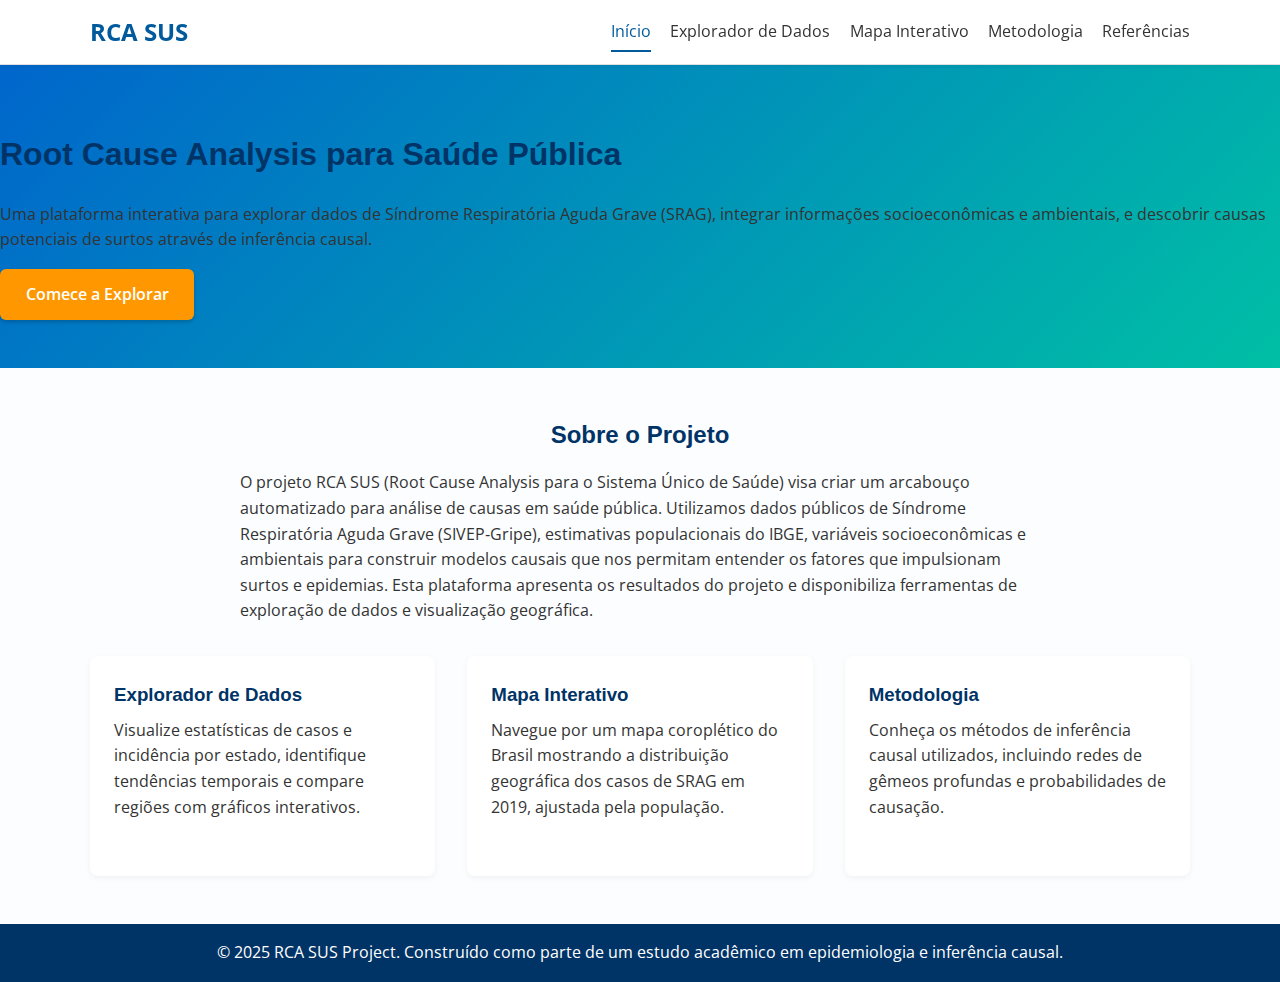
<file: website/index.html>
<!DOCTYPE html>
<html lang="pt-BR">
<head>
  <meta charset="UTF-8" />
  <meta name="viewport" content="width=device-width, initial-scale=1.0" />
  <title>RCA SUS Project</title>
  <link rel="stylesheet" href="styles.css" />
  <link rel="preconnect" href="https://fonts.googleapis.com">
  <link rel="preconnect" href="https://fonts.gstatic.com" crossorigin>
  <!-- Google font for body text -->
  <link href="https://fonts.googleapis.com/css2?family=Open+Sans:wght@400;600;700&display=swap" rel="stylesheet">
</head>
<body>
  <!-- Navigation bar -->
  <nav class="navbar">
    <div class="container">
      <div class="logo">RCA SUS</div>
      <ul class="nav-links">
        <li><a href="index.html" class="active">Início</a></li>
        <li><a href="data.html">Explorador de Dados</a></li>
        <li><a href="map.html">Mapa Interativo</a></li>
        <li><a href="methods.html">Metodologia</a></li>
        <li><a href="references.html">Referências</a></li>
      </ul>
    </div>
  </nav>

  <!-- Hero section -->
  <header class="hero" style="background: linear-gradient(135deg, #0066cc 0%, #00bfa5 100%);">
    <div class="overlay">
      <div class="hero-content">
        <h1>Root Cause Analysis para Saúde Pública</h1>
        <p>
          Uma plataforma interativa para explorar dados de Síndrome Respiratória Aguda Grave (SRAG),
          integrar informações socioeconômicas e ambientais, e descobrir causas potenciais de
          surtos através de inferência causal.
        </p>
        <a href="data.html" class="btn">Comece a Explorar</a>
      </div>
    </div>
  </header>

  <!-- Overview section -->
  <section class="overview">
    <div class="container">
      <h2>Sobre o Projeto</h2>
      <p>
        O projeto RCA SUS (Root Cause Analysis para o Sistema Único de Saúde) visa criar um arcabouço
        automatizado para análise de causas em saúde pública. Utilizamos dados públicos de
        Síndrome Respiratória Aguda Grave (SIVEP‑Gripe), estimativas populacionais do IBGE,
        variáveis socioeconômicas e ambientais para construir modelos causais que nos permitam
        entender os fatores que impulsionam surtos e epidemias. Esta plataforma apresenta os
        resultados do projeto e disponibiliza ferramentas de exploração de dados e visualização geográfica.
      </p>
      <div class="features">
        <div class="feature">
          <h3>Explorador de Dados</h3>
          <p>Visualize estatísticas de casos e incidência por estado, identifique tendências temporais e
          compare regiões com gráficos interativos.</p>
        </div>
        <div class="feature">
          <h3>Mapa Interativo</h3>
          <p>Navegue por um mapa coroplético do Brasil mostrando a distribuição geográfica dos casos de SRAG
          em 2019, ajustada pela população.</p>
        </div>
        <div class="feature">
          <h3>Metodologia</h3>
          <p>Conheça os métodos de inferência causal utilizados, incluindo redes de gêmeos profundas e
          probabilidades de causação.</p>
        </div>
      </div>
    </div>
  </section>

  <!-- Footer -->
  <footer class="footer">
    <div class="container">
      <p>© 2025 RCA SUS Project. Construído como parte de um estudo acadêmico em epidemiologia e inferência causal.</p>
    </div>
  </footer>
</body>
</html>
</file>
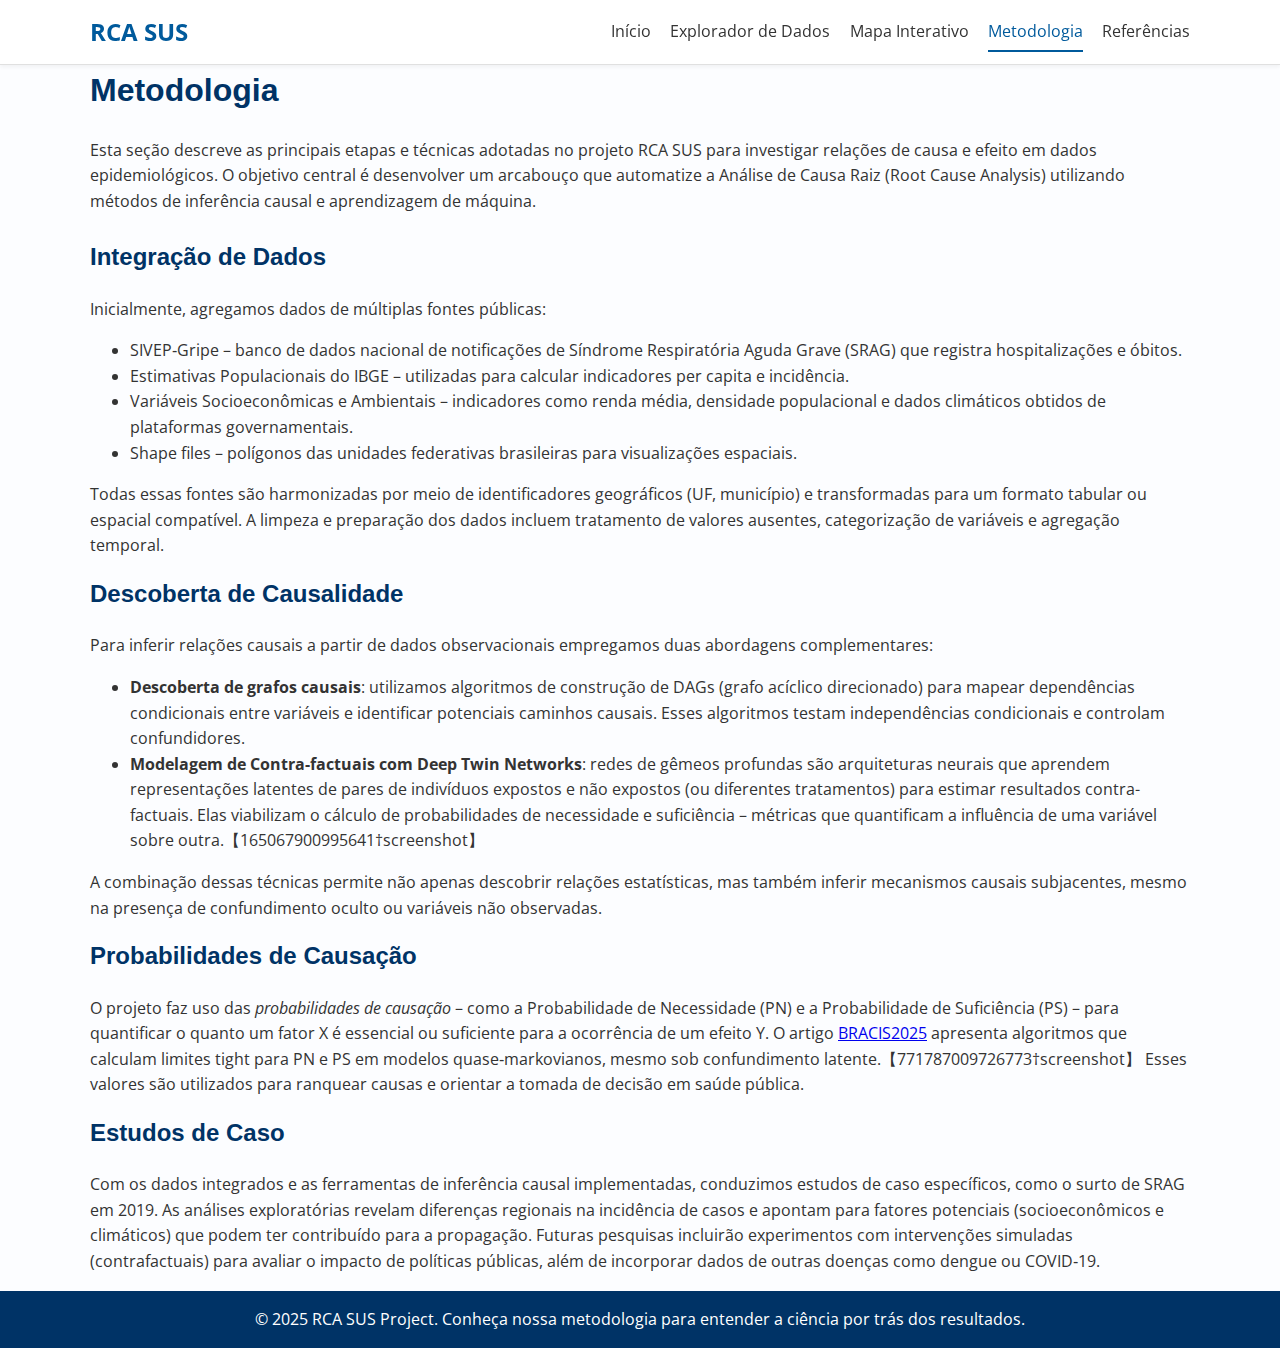
<file: website/methods.html>
<!DOCTYPE html>
<html lang="pt-BR">
<head>
  <meta charset="UTF-8" />
  <meta name="viewport" content="width=device-width, initial-scale=1.0" />
  <title>Metodologia – RCA SUS</title>
  <link rel="stylesheet" href="styles.css" />
  <link rel="preconnect" href="https://fonts.googleapis.com">
  <link rel="preconnect" href="https://fonts.gstatic.com" crossorigin>
  <link href="https://fonts.googleapis.com/css2?family=Open+Sans:wght@400;600;700&display=swap" rel="stylesheet">
</head>
<body>
  <!-- Navigation bar -->
  <nav class="navbar">
    <div class="container">
      <div class="logo">RCA SUS</div>
      <ul class="nav-links">
        <li><a href="index.html">Início</a></li>
        <li><a href="data.html">Explorador de Dados</a></li>
        <li><a href="map.html">Mapa Interativo</a></li>
        <li><a href="methods.html" class="active">Metodologia</a></li>
        <li><a href="references.html">Referências</a></li>
      </ul>
    </div>
  </nav>

  <main class="container">
    <h1>Metodologia</h1>
    <p class="intro">
      Esta seção descreve as principais etapas e técnicas adotadas no projeto RCA SUS para
      investigar relações de causa e efeito em dados epidemiológicos. O objetivo central é
      desenvolver um arcabouço que automatize a Análise de Causa Raiz (Root Cause Analysis)
      utilizando métodos de inferência causal e aprendizagem de máquina.
    </p>
    <h2>Integração de Dados</h2>
    <p>
      Inicialmente, agregamos dados de múltiplas fontes públicas:
    </p>
    <ul>
      <li>SIVEP‑Gripe – banco de dados nacional de notificações de Síndrome Respiratória Aguda Grave (SRAG) que
      registra hospitalizações e óbitos.</li>
      <li>Estimativas Populacionais do IBGE – utilizadas para calcular indicadores per capita e incidência.</li>
      <li>Variáveis Socioeconômicas e Ambientais – indicadores como renda média, densidade populacional e dados
      climáticos obtidos de plataformas governamentais.</li>
      <li>Shape files – polígonos das unidades federativas brasileiras para visualizações espaciais.</li>
    </ul>
    <p>
      Todas essas fontes são harmonizadas por meio de identificadores geográficos (UF, município) e
      transformadas para um formato tabular ou espacial compatível. A limpeza e preparação dos dados incluem
      tratamento de valores ausentes, categorização de variáveis e agregação temporal.
    </p>

    <h2>Descoberta de Causalidade</h2>
    <p>
      Para inferir relações causais a partir de dados observacionais empregamos duas abordagens complementares:
    </p>
    <ul>
      <li><strong>Descoberta de grafos causais</strong>: utilizamos algoritmos de construção de DAGs (grafo acíclico
      direcionado) para mapear dependências condicionais entre variáveis e identificar potenciais caminhos
      causais. Esses algoritmos testam independências condicionais e controlam confundidores.</li>
      <li><strong>Modelagem de Contra-factuais com Deep Twin Networks</strong>: redes de gêmeos profundas são
      arquiteturas neurais que aprendem representações latentes de pares de indivíduos expostos e não expostos
      (ou diferentes tratamentos) para estimar resultados contra-factuais. Elas viabilizam o cálculo de
      probabilidades de necessidade e suficiência – métricas que quantificam a influência de uma variável sobre
      outra.【165067900995641†screenshot】</li>
    </ul>
    <p>
      A combinação dessas técnicas permite não apenas descobrir relações estatísticas, mas também inferir
      mecanismos causais subjacentes, mesmo na presença de confundimento oculto ou variáveis não observadas.
    </p>

    <h2>Probabilidades de Causação</h2>
    <p>
      O projeto faz uso das <em>probabilidades de causação</em> – como a Probabilidade de Necessidade (PN) e
      a Probabilidade de Suficiência (PS) – para quantificar o quanto um fator X é essencial ou suficiente para
      a ocorrência de um efeito Y. O artigo <a href="https://github.com/EduLaurentino/rca-sus-project/blob/main/referencias/BRACIS2025rca_Springer.pdf" target="_blank">BRACIS2025</a>
      apresenta algoritmos que calculam limites tight para PN e PS em modelos quase‑markovianos, mesmo sob
      confundimento latente.【771787009726773†screenshot】 Esses valores são utilizados para ranquear causas e
      orientar a tomada de decisão em saúde pública.
    </p>

    <h2>Estudos de Caso</h2>
    <p>
      Com os dados integrados e as ferramentas de inferência causal implementadas, conduzimos estudos de caso
      específicos, como o surto de SRAG em 2019. As análises exploratórias revelam diferenças regionais na
      incidência de casos e apontam para fatores potenciais (socioeconômicos e climáticos) que podem ter
      contribuído para a propagação. Futuras pesquisas incluirão experimentos com intervenções simuladas
      (contrafactuais) para avaliar o impacto de políticas públicas, além de incorporar dados de outras doenças
      como dengue ou COVID‑19.
    </p>
  </main>

  <footer class="footer">
    <div class="container">
      <p>© 2025 RCA SUS Project. Conheça nossa metodologia para entender a ciência por trás dos resultados.</p>
    </div>
  </footer>
</body>
</html>
</file>
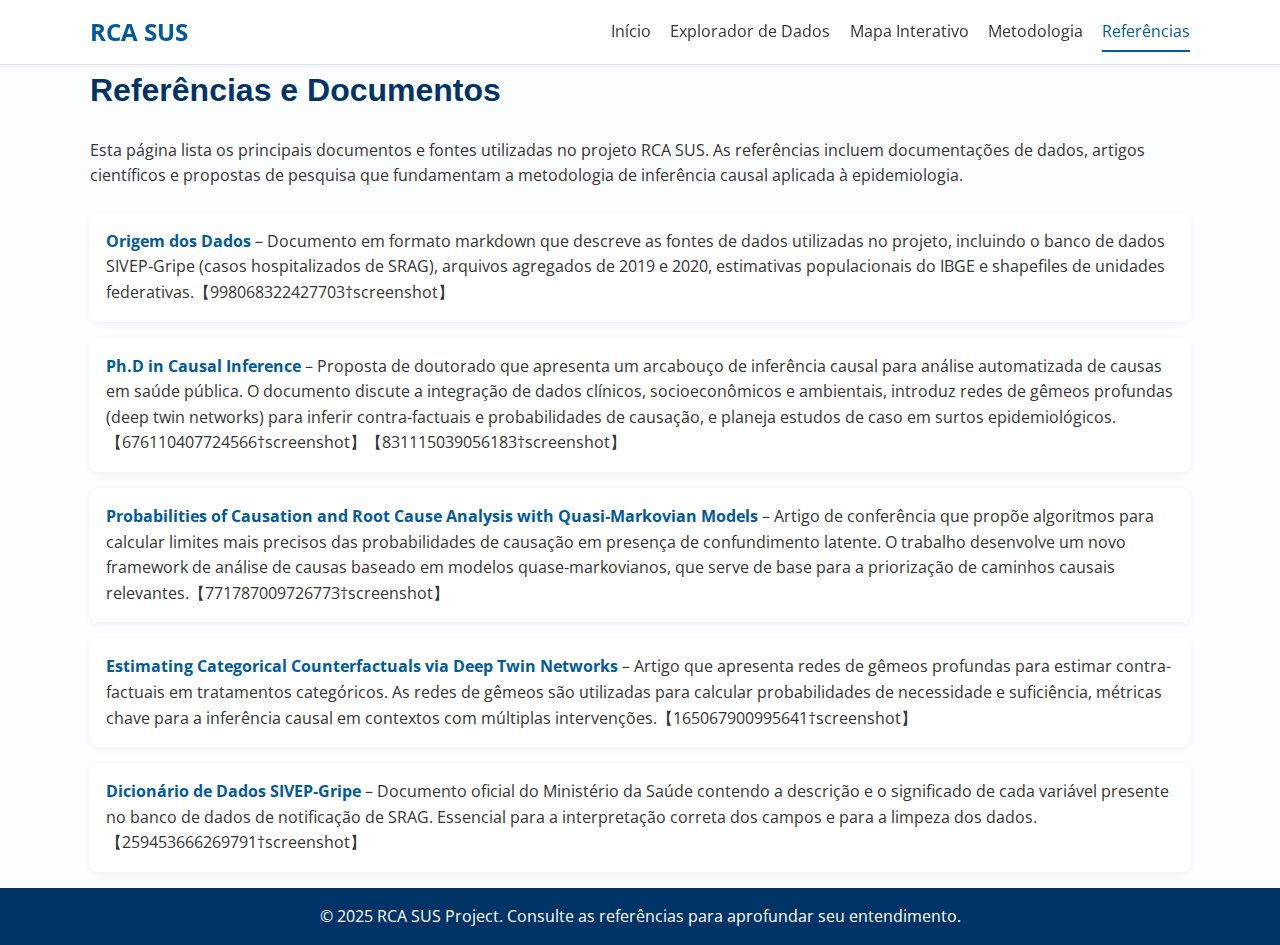
<file: website/references.html>
<!DOCTYPE html>
<html lang="pt-BR">
<head>
  <meta charset="UTF-8" />
  <meta name="viewport" content="width=device-width, initial-scale=1.0" />
  <title>Referências – RCA SUS</title>
  <link rel="stylesheet" href="styles.css" />
  <link rel="preconnect" href="https://fonts.googleapis.com">
  <link rel="preconnect" href="https://fonts.gstatic.com" crossorigin>
  <link href="https://fonts.googleapis.com/css2?family=Open+Sans:wght@400;600;700&display=swap" rel="stylesheet">
</head>
<body>
  <!-- Navigation bar -->
  <nav class="navbar">
    <div class="container">
      <div class="logo">RCA SUS</div>
      <ul class="nav-links">
        <li><a href="index.html">Início</a></li>
        <li><a href="data.html">Explorador de Dados</a></li>
        <li><a href="map.html">Mapa Interativo</a></li>
        <li><a href="methods.html">Metodologia</a></li>
        <li><a href="references.html" class="active">Referências</a></li>
      </ul>
    </div>
  </nav>

  <main class="container">
    <h1>Referências e Documentos</h1>
    <p class="intro">
      Esta página lista os principais documentos e fontes utilizadas no projeto RCA SUS. As referências incluem
      documentações de dados, artigos científicos e propostas de pesquisa que fundamentam a metodologia de
      inferência causal aplicada à epidemiologia.
    </p>
    <ul class="reference-list">
      <li>
        <strong><a href="https://github.com/EduLaurentino/rca-sus-project/blob/main/referencias/origem_dados.md" target="_blank">Origem dos Dados</a></strong> –
        Documento em formato markdown que descreve as fontes de dados utilizadas no projeto, incluindo o banco de
        dados SIVEP‑Gripe (casos hospitalizados de SRAG), arquivos agregados de 2019 e 2020, estimativas
        populacionais do IBGE e shapefiles de unidades federativas.【998068322427703†screenshot】
      </li>
      <li>
        <strong><a href="https://github.com/EduLaurentino/rca-sus-project/blob/main/referencias/Ph.D%20in%20Causal%20Inference.pdf" target="_blank">Ph.D in Causal Inference</a></strong> –
        Proposta de doutorado que apresenta um arcabouço de inferência causal para análise automatizada de causas
        em saúde pública. O documento discute a integração de dados clínicos, socioeconômicos e ambientais,
        introduz redes de gêmeos profundas (deep twin networks) para inferir contra-factuais e probabilidades de
        causação, e planeja estudos de caso em surtos epidemiológicos.【676110407724566†screenshot】【831115039056183†screenshot】
      </li>
      <li>
        <strong><a href="https://github.com/EduLaurentino/rca-sus-project/blob/main/referencias/BRACIS2025rca_Springer.pdf" target="_blank">Probabilities of Causation and Root Cause Analysis with Quasi‑Markovian Models</a></strong> –
        Artigo de conferência que propõe algoritmos para calcular limites mais precisos das probabilidades de
        causação em presença de confundimento latente. O trabalho desenvolve um novo framework de análise de
        causas baseado em modelos quase‑markovianos, que serve de base para a priorização de caminhos causais
        relevantes.【771787009726773†screenshot】
      </li>
      <li>
        <strong><a href="https://github.com/EduLaurentino/rca-sus-project/blob/main/referencias/Estimating%20Categorical%20Counterfactuals%20via%20Deep%20Twin%20Networks.pdf" target="_blank">Estimating Categorical Counterfactuals via Deep Twin Networks</a></strong> –
        Artigo que apresenta redes de gêmeos profundas para estimar contra-factuais em tratamentos categóricos.
        As redes de gêmeos são utilizadas para calcular probabilidades de necessidade e suficiência, métricas chave
        para a inferência causal em contextos com múltiplas intervenções.【165067900995641†screenshot】
      </li>
      <li>
        <strong><a href="https://github.com/EduLaurentino/rca-sus-project/blob/main/referencias/Dicionario_de_Dados_SRAG_Hospitalizado_23.03.2021.pdf" target="_blank">Dicionário de Dados SIVEP‑Gripe</a></strong> –
        Documento oficial do Ministério da Saúde contendo a descrição e o significado de cada variável presente no
        banco de dados de notificação de SRAG. Essencial para a interpretação correta dos campos e para a
        limpeza dos dados.【259453666269791†screenshot】
      </li>
    </ul>
  </main>

  <footer class="footer">
    <div class="container">
      <p>© 2025 RCA SUS Project. Consulte as referências para aprofundar seu entendimento.</p>
    </div>
  </footer>
</body>
</html>
</file>
<file: website/styles.css>
/* Global styling for RCA SUS website */

body {
  margin: 0;
  font-family: 'Open Sans', sans-serif;
  background: #fcfdff;
  color: #333;
  line-height: 1.6;
}

/* Headings use a modern sans serif */
h1, h2, h3, h4, h5, h6 {
  font-family: 'Poppins', sans-serif;
  font-weight: 600;
  margin-top: 0;
  color: #003366;
}

.container {
  width: 90%;
  max-width: 1100px;
  margin: 0 auto;
}

/* Navigation Bar */
.navbar {
  background: #ffffff;
  border-bottom: 1px solid #e0e0e0;
  box-shadow: 0 2px 4px rgba(0, 0, 0, 0.05);
  position: sticky;
  top: 0;
  z-index: 100;
}
.navbar .container {
  display: flex;
  justify-content: space-between;
  align-items: center;
  padding: 0.8rem 0;
}
.navbar .logo {
  font-weight: 700;
  font-size: 1.5rem;
  color: #005a9c;
}
.navbar .nav-links {
  list-style: none;
  display: flex;
  gap: 1.2rem;
  margin: 0;
  padding: 0;
}
.navbar .nav-links li a {
  color: #333;
  text-decoration: none;
  padding: 0.5rem 0;
  border-bottom: 2px solid transparent;
  transition: color 0.3s, border-bottom-color 0.3s;
}
.navbar .nav-links li a:hover,
.navbar .nav-links li a.active {
  color: #005a9c;
  border-bottom-color: #005a9c;
}

/* Hero Section */
.hero {
  background: linear-gradient(135deg, #e8f5ff 0%, #f4fff8 100%);
  padding: 4rem 0 3rem;
}
.hero-wrapper {
  display: flex;
  flex-wrap: wrap;
  align-items: center;
  justify-content: space-between;
}
.hero-text {
  flex: 1 1 50%;
  max-width: 600px;
}
.hero-text h1 {
  font-size: 2.8rem;
  line-height: 1.2;
  margin-bottom: 1rem;
  color: #003366;
}
.hero-text p {
  font-size: 1.1rem;
  color: #333;
  margin-bottom: 1.5rem;
}
.hero-image {
  flex: 1 1 45%;
  display: flex;
  justify-content: center;
}
.hero-image img {
  max-width: 100%;
  height: auto;
  border-radius: 20px;
  box-shadow: 0 4px 12px rgba(0, 0, 0, 0.1);
}
.btn {
  display: inline-block;
  background: #ff9800;
  color: #fff;
  padding: 0.8rem 1.6rem;
  border-radius: 6px;
  text-decoration: none;
  font-weight: 600;
  box-shadow: 0 2px 4px rgba(0, 0, 0, 0.2);
  transition: background 0.3s, box-shadow 0.3s;
}
.btn:hover {
  background: #f57c00;
  box-shadow: 0 4px 8px rgba(0, 0, 0, 0.2);
}

/* Sections */
section.overview {
  padding: 3rem 0;
}
.overview h2 {
  text-align: center;
  margin-bottom: 1rem;
  color: #003366;
}
.overview p {
  max-width: 800px;
  margin: 0 auto 2rem;
  line-height: 1.6;
}
.features {
  display: flex;
  flex-wrap: wrap;
  gap: 2rem;
  justify-content: center;
}
.feature {
  flex: 1;
  min-width: 250px;
  background: #ffffff;
  border-radius: 8px;
  box-shadow: 0 2px 6px rgba(0, 0, 0, 0.05);
  padding: 1.5rem;
}
.feature h3 {
  margin-top: 0;
  margin-bottom: 0.5rem;
    color: #003366;
}

/* Importance Section */
.importance {
  background: #f4faff;
  padding: 3rem 0;
  border-top: 1px solid #e0e8f3;
}
.importance-wrapper {
  display: flex;
  flex-wrap: wrap;
  gap: 2rem;
  align-items: flex-start;
}
.importance-text {
  flex: 1 1 55%;
  min-width: 280px;
}
.importance-text p {
  margin-bottom: 1.2rem;
  font-size: 1rem;
  line-height: 1.6;
}
.video-container {
  flex: 1 1 40%;
  position: relative;
  padding-bottom: 56.25%; /* 16:9 */
  height: 0;
  border-radius: 12px;
  overflow: hidden;
  box-shadow: 0 4px 8px rgba(0, 0, 0, 0.1);
}
.video-container iframe {
  position: absolute;
  top: 0;
  left: 0;
  width: 100%;
  height: 100%;
  border: 0;
}
.video-caption {
  font-size: 0.9rem;
  color: #666;
  margin-top: 0.5rem;
  text-align: center;
}

/* Institutional Section */
.institutional {
  background: #fffaf3;
  padding: 3rem 0;
  border-top: 1px solid #efe2d5;
}
.inst-wrapper {
  text-align: center;
}
.institutional h2 {
  margin-bottom: 1rem;
  color: #003366;
}
.institutional p {
  max-width: 700px;
  margin: 0 auto 2rem;
  line-height: 1.6;
}
.logos {
  display: flex;
  justify-content: center;
  align-items: center;
  gap: 2rem;
}
.logos img {
  height: 80px;
  width: auto;
  filter: drop-shadow(0 2px 4px rgba(0, 0, 0, 0.1));
}

/* Responsive adjustments for new layout */
@media (max-width: 992px) {
  .hero-wrapper {
    flex-direction: column;
    text-align: center;
  }
  .hero-image {
    margin-top: 1.5rem;
  }
  .importance-wrapper {
    flex-direction: column;
  }
  .importance-text, .video-container {
    flex: 1 1 100%;
    max-width: none;
  }
  .logos {
    flex-direction: column;
    gap: 1rem;
  }
  .logos img {
    height: 60px;
  }
}

/* Charts Section */
.chart-section {
  margin-bottom: 2rem;
  background: #ffffff;
  padding: 1.5rem;
  border-radius: 8px;
  box-shadow: 0 2px 6px rgba(0, 0, 0, 0.05);
}
.chart-section h2 {
  margin-top: 0;
  color: #005a9c;
}
.chart-section p {
  margin-top: 0.5rem;
}

/* Intro paragraphs */
.intro {
  margin-top: 1rem;
  margin-bottom: 1.5rem;
}

/* Reference list */
.reference-list {
  list-style: none;
  padding-left: 0;
}
.reference-list li {
  margin-bottom: 1rem;
  background: #ffffff;
  padding: 1rem;
  border-radius: 8px;
  box-shadow: 0 2px 6px rgba(0, 0, 0, 0.05);
}
.reference-list li a {
  color: #005a9c;
  text-decoration: none;
}
.reference-list li a:hover {
  text-decoration: underline;
}

/* Citation markers inside text */
.cite {
  font-size: 0.75rem;
  color: #889;
  vertical-align: super;
}

/* Footer */
.footer {
  background: #003366;
  color: #ffffff;
  padding: 1rem 0;
}
.footer p {
  margin: 0;
  text-align: center;
}

/* Responsive adjustments */
@media (max-width: 768px) {
  .navbar .nav-links {
    flex-wrap: wrap;
    gap: 0.5rem;
  }
  .hero {
    height: 50vh;
  }
  .hero-content h1 {
    font-size: 2rem;
  }
  .feature {
    flex-basis: 100%;
  }
}
</file>
